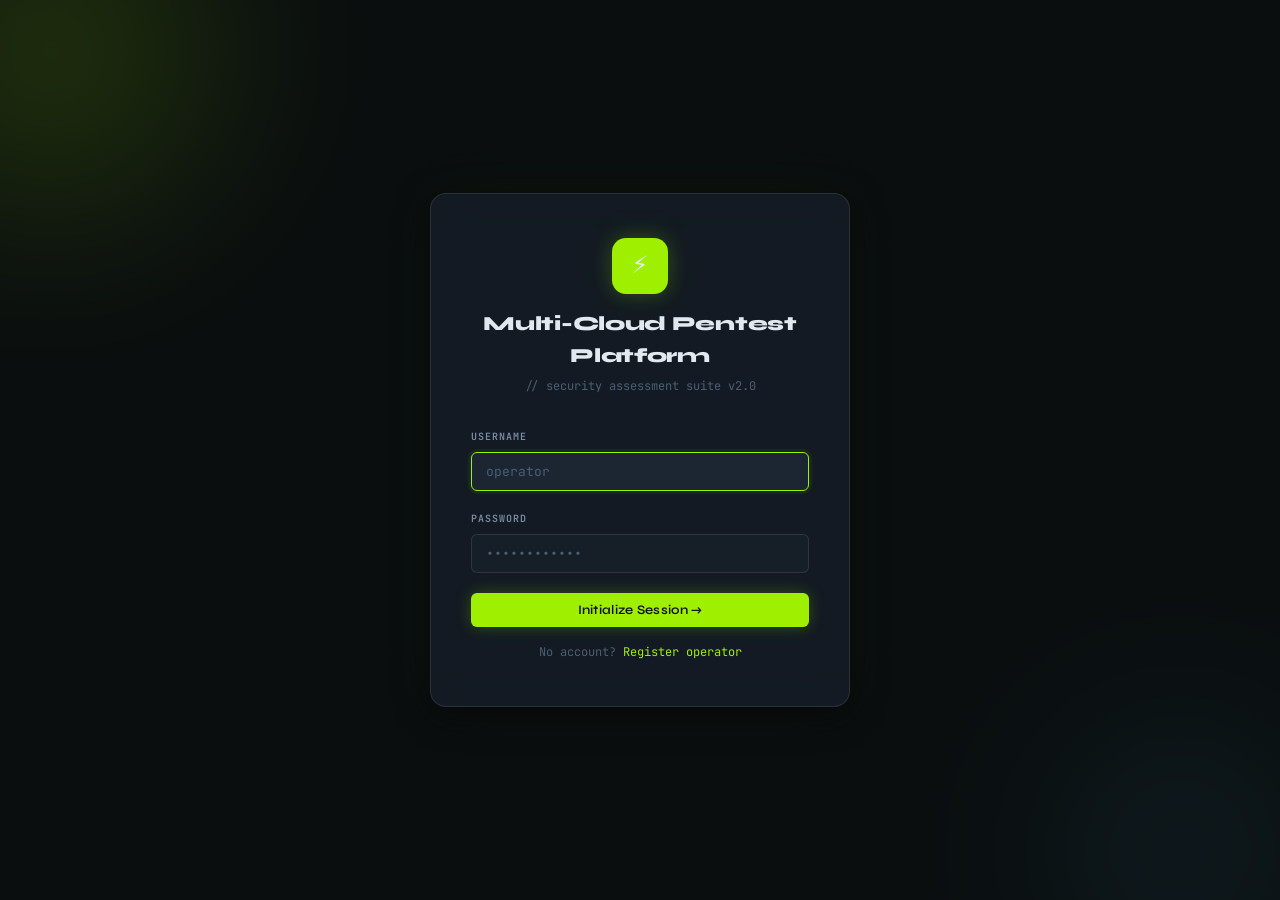
<file: frontend/index.html>
<!DOCTYPE html>
<html lang="en">
<head>
  <meta charset="UTF-8">
  <meta name="viewport" content="width=device-width, initial-scale=1.0">
  <title>MCPP — Sign In</title>
  <link rel="stylesheet" href="assets/css/app.css">
</head>
<body>
<div class="login-page">
  <div class="login-bg-effects">
    <div class="login-bg-circle login-bg-circle-1"></div>
    <div class="login-bg-circle login-bg-circle-2"></div>
  </div>

  <div class="login-card">
    <div class="login-logo-wrap">
      <div class="login-logo-icon">⚡</div>
      <div class="login-title">Multi-Cloud Pentest Platform</div>
      <div class="login-sub">// security assessment suite v2.0</div>
    </div>

    <div id="login-form">
      <div class="form-group">
        <label class="form-label">Username</label>
        <input id="username" class="form-input" type="text" placeholder="operator" autofocus>
      </div>
      <div class="form-group">
        <label class="form-label">Password</label>
        <input id="password" class="form-input" type="password" placeholder="••••••••••••">
      </div>
      <div id="error-msg" style="color:var(--danger);font-size:12px;margin-bottom:14px;display:none;font-family:var(--font-mono);padding:10px;background:var(--critical-bg);border:1px solid rgba(255,62,94,.2);border-radius:var(--radius);"></div>
      <button id="login-btn" class="btn btn-primary" style="width:100%;justify-content:center;" onclick="doLogin()">
        Initialize Session →
      </button>
      <p style="text-align:center;font-size:12px;margin-top:16px;color:var(--text3);font-family:var(--font-mono);">
        No account? <a href="#" onclick="toggleForm(event)" style="color:var(--green);">Register operator</a>
      </p>
    </div>

    <div id="register-form" style="display:none">
      <div class="form-group">
        <label class="form-label">Username</label>
        <input id="reg-username" class="form-input" type="text" placeholder="new_operator">
      </div>
      <div class="form-group">
        <label class="form-label">Password</label>
        <input id="reg-password" class="form-input" type="password" placeholder="min. 6 characters">
      </div>
      <div class="form-group">
        <label class="form-label">Confirm Password</label>
        <input id="reg-password-confirm" class="form-input" type="password" placeholder="repeat password">
      </div>
      <div id="error-msg-reg" style="font-size:12px;margin-bottom:14px;display:none;font-family:var(--font-mono);padding:10px;border-radius:var(--radius);"></div>
      <button id="register-btn" class="btn btn-primary" style="width:100%;justify-content:center;" onclick="doRegister()">
        Create Operator Account →
      </button>
      <p style="text-align:center;font-size:12px;margin-top:16px;color:var(--text3);font-family:var(--font-mono);">
        Have an account? <a href="#" onclick="toggleForm(event)" style="color:var(--green);">Sign in here</a>
      </p>
    </div>
  </div>
</div>

<script src="assets/js/utils/auth.js"></script>
<script src="assets/js/utils/helpers.js"></script>
<script src="assets/js/api/client.js"></script>
<script src="assets/js/components/toast.js"></script>
<script>
  if (Auth.isLoggedIn()) window.location.href = "pages/dashboard.html";

  document.addEventListener("keydown", e => {
    if (e.key === "Enter") {
      if (document.getElementById("login-form").style.display !== "none") doLogin();
      else doRegister();
    }
  });

  function toggleForm(e) {
    e.preventDefault();
    const loginForm = document.getElementById("login-form");
    const regForm   = document.getElementById("register-form");
    loginForm.style.display = loginForm.style.display === "none" ? "block" : "none";
    regForm.style.display   = regForm.style.display   === "none" ? "block" : "none";
  }

  async function doLogin() {
    const btn      = document.getElementById("login-btn");
    const errEl    = document.getElementById("error-msg");
    const username = document.getElementById("username").value.trim();
    const password = document.getElementById("password").value;

    if (!username || !password) {
      errEl.textContent = "[ ERR ] Username and password required.";
      errEl.style.display = "block"; return;
    }
    btn.disabled = true; btn.textContent = "Authenticating…";
    errEl.style.display = "none";

    try {
      const data = await API.login(username, password);
      Auth.save(data.access_token, { username: data.username, role: data.role });
      window.location.href = "pages/dashboard.html";
    } catch (err) {
      errEl.textContent = "[ ERR ] " + (err.message || "Invalid credentials.");
      errEl.style.display = "block";
      btn.disabled = false; btn.textContent = "Initialize Session →";
    }
  }

  async function doRegister() {
    const btn      = document.getElementById("register-btn");
    const errEl    = document.getElementById("error-msg-reg");
    const username = document.getElementById("reg-username").value.trim();
    const password = document.getElementById("reg-password").value;
    const confirm  = document.getElementById("reg-password-confirm").value;

    if (!username || !password || !confirm) {
      errEl.textContent = "[ ERR ] All fields required.";
      errEl.style.cssText = "display:block;color:var(--danger);background:var(--critical-bg);border:1px solid rgba(255,62,94,.2);padding:10px;border-radius:var(--radius)";
      return;
    }
    if (password !== confirm) {
      errEl.textContent = "[ ERR ] Passwords do not match.";
      errEl.style.cssText = "display:block;color:var(--danger);background:var(--critical-bg);border:1px solid rgba(255,62,94,.2);padding:10px;border-radius:var(--radius)";
      return;
    }
    if (password.length < 6) {
      errEl.textContent = "[ ERR ] Password must be ≥ 6 characters.";
      errEl.style.cssText = "display:block;color:var(--danger);background:var(--critical-bg);border:1px solid rgba(255,62,94,.2);padding:10px;border-radius:var(--radius)";
      return;
    }

    btn.disabled = true; btn.textContent = "Creating account…";
    errEl.style.display = "none";

    try {
      await API.createUser(username, password);
      errEl.textContent = "[ OK ] Account created — redirecting to login…";
      errEl.style.cssText = "display:block;color:var(--green);background:var(--low-bg);border:1px solid var(--green-border);padding:10px;border-radius:var(--radius)";
      setTimeout(() => {
        document.getElementById("login-form").style.display = "block";
        document.getElementById("register-form").style.display = "none";
        document.getElementById("username").value = username;
        errEl.style.display = "none";
        btn.disabled = false; btn.textContent = "Create Operator Account →";
      }, 1500);
    } catch (err) {
      errEl.textContent = "[ ERR ] " + (err.message || "Registration failed.");
      errEl.style.cssText = "display:block;color:var(--danger);background:var(--critical-bg);border:1px solid rgba(255,62,94,.2);padding:10px;border-radius:var(--radius)";
      btn.disabled = false; btn.textContent = "Create Operator Account →";
    }
  }
</script>
</body>
</html>
</file>
<file: frontend/assets/css/app.css>
@import url('https://fonts.googleapis.com/css2?family=JetBrains+Mono:wght@300;400;500;600;700&family=Syne:wght@400;500;600;700;800&display=swap');

*, *::before, *::after { box-sizing: border-box; margin: 0; padding: 0; }

:root {
  --black:#0a0e0f;--bg:#0d1117;--bg2:#111820;--bg3:#161e28;--bg4:#1c2632;
  --surface:rgba(22,30,40,.8);--surface2:rgba(28,38,50,.6);
  --green:#9fef00;--green-dim:#77b900;--green-glow:rgba(159,239,0,.15);
  --green-glow2:rgba(159,239,0,.06);--green-border:rgba(159,239,0,.25);
  --text:#e2e8f0;--text2:#7a8fa6;--text3:#4a5f75;
  --border:rgba(255,255,255,.06);--border2:rgba(255,255,255,.10);
  --critical:#ff3e5e;--critical-bg:rgba(255,62,94,.1);
  --high:#ff8c42;--high-bg:rgba(255,140,66,.1);
  --medium:#ffd166;--medium-bg:rgba(255,209,102,.1);
  --low:#9fef00;--low-bg:rgba(159,239,0,.1);
  --info:#4fc3f7;--info-bg:rgba(79,195,247,.1);
  --success:#9fef00;--warning:#ffd166;--danger:#ff3e5e;
  --radius:6px;--radius-lg:10px;--radius-xl:16px;
  --sidebar-w:240px;--topbar-h:60px;
  --font:'Syne',system-ui,sans-serif;
  --font-mono:'JetBrains Mono','Fira Code',monospace;
  --shadow:0 4px 16px rgba(0,0,0,.5);--shadow-lg:0 8px 32px rgba(0,0,0,.6);
  --glow-green:0 0 20px rgba(159,239,0,.2),0 0 40px rgba(159,239,0,.08);
  --glow-red:0 0 20px rgba(255,62,94,.2);
}

html { scroll-behavior:smooth; }
body {
  font-family:var(--font);background:var(--black);color:var(--text);
  font-size:14px;line-height:1.6;min-height:100vh;
  background-image:linear-gradient(rgba(159,239,0,.015) 1px,transparent 1px),linear-gradient(90deg,rgba(159,239,0,.015) 1px,transparent 1px);
  background-size:40px 40px;
}
a{color:var(--green);text-decoration:none;transition:color .2s;}
a:hover{color:var(--text);}
::selection{background:var(--green-glow);color:var(--green);}
::-webkit-scrollbar{width:4px;height:4px;}
::-webkit-scrollbar-track{background:transparent;}
::-webkit-scrollbar-thumb{background:var(--bg4);border-radius:2px;}
::-webkit-scrollbar-thumb:hover{background:var(--green-dim);}

.layout{display:flex;min-height:100vh;}
.main-content{flex:1;margin-left:var(--sidebar-w);padding:36px 40px;max-width:calc(100% - var(--sidebar-w));animation:fadeInUp .4s ease;}
@keyframes fadeInUp{from{opacity:0;transform:translateY(12px);}to{opacity:1;transform:none;}}

#sidebar{position:fixed;top:0;left:0;bottom:0;width:var(--sidebar-w);background:var(--bg2);border-right:1px solid var(--border);display:flex;flex-direction:column;z-index:100;backdrop-filter:blur(20px);}
.sidebar-logo{padding:24px 20px 20px;border-bottom:1px solid var(--border);}
.logo-mark{display:flex;align-items:center;gap:10px;}
.logo-icon{width:34px;height:34px;background:var(--green);border-radius:8px;display:flex;align-items:center;justify-content:center;font-size:16px;box-shadow:var(--glow-green);flex-shrink:0;}
.logo-text{font-size:15px;font-weight:700;letter-spacing:1px;color:var(--text);}
.logo-sub{font-size:9px;color:var(--text3);letter-spacing:2px;text-transform:uppercase;font-family:var(--font-mono);margin-top:1px;}
.sidebar-nav{flex:1;display:flex;flex-direction:column;gap:2px;padding:14px 10px;overflow-y:auto;}
.nav-section-label{font-size:9px;font-weight:600;letter-spacing:2px;text-transform:uppercase;color:var(--text3);padding:10px 12px 5px;font-family:var(--font-mono);}
.nav-item{display:flex;align-items:center;gap:10px;padding:9px 12px;border-radius:var(--radius);color:var(--text2);font-size:13px;font-weight:500;transition:all .15s;position:relative;text-decoration:none;}
.nav-item:hover{background:var(--bg3);color:var(--text);text-decoration:none;}
.nav-active{background:var(--green-glow2)!important;color:var(--green)!important;border:1px solid var(--green-border);}
.nav-active::before{content:'';position:absolute;left:0;top:50%;transform:translateY(-50%);width:3px;height:16px;background:var(--green);border-radius:0 2px 2px 0;box-shadow:0 0 8px var(--green);}
.nav-icon{width:20px;text-align:center;font-size:13px;opacity:.7;}
.nav-active .nav-icon{opacity:1;}
.sidebar-footer{padding:14px;border-top:1px solid var(--border);}
.user-card{background:var(--bg3);border:1px solid var(--border);border-radius:var(--radius-lg);padding:12px;margin-bottom:10px;}
.user-info{display:flex;align-items:center;gap:10px;}
.user-avatar{width:32px;height:32px;background:var(--green-glow);border:1px solid var(--green-border);border-radius:50%;display:flex;align-items:center;justify-content:center;font-size:12px;font-weight:700;color:var(--green);font-family:var(--font-mono);flex-shrink:0;}
.user-name{font-weight:600;font-size:13px;color:var(--text);}
.user-role{font-size:10px;color:var(--text3);font-family:var(--font-mono);}
.btn-logout{width:100%;padding:8px;background:transparent;border:1px solid var(--border);border-radius:var(--radius);color:var(--text2);cursor:pointer;font-size:12px;font-family:var(--font);transition:all .15s;display:flex;align-items:center;justify-content:center;gap:6px;}
.btn-logout:hover{border-color:var(--danger);color:var(--danger);}

.page-header{margin-bottom:32px;}
.page-title{font-size:26px;font-weight:800;letter-spacing:-.5px;color:var(--text);line-height:1.2;}
.page-subtitle{color:var(--text3);margin-top:4px;font-size:12px;font-family:var(--font-mono);}
.page-header-row{display:flex;justify-content:space-between;align-items:flex-start;}

.card{background:var(--surface);border:1px solid var(--border);border-radius:var(--radius-lg);padding:24px;backdrop-filter:blur(10px);position:relative;overflow:hidden;}
.card::before{content:'';position:absolute;top:0;left:0;right:0;height:1px;background:linear-gradient(90deg,transparent,rgba(159,239,0,.3),transparent);opacity:0;transition:opacity .3s;}
.card:hover::before{opacity:1;}
.card+.card{margin-top:20px;}
.card-title{font-size:11px;font-weight:700;letter-spacing:1.5px;text-transform:uppercase;color:var(--text2);margin-bottom:18px;display:flex;align-items:center;gap:8px;}
.card-title::before{content:'';width:3px;height:14px;background:var(--green);border-radius:2px;display:inline-block;box-shadow:0 0 6px var(--green);}

.card-grid{display:grid;grid-template-columns:repeat(auto-fill,minmax(200px,1fr));gap:14px;margin-bottom:24px;}
.stat-tile{background:var(--surface);border:1px solid var(--border);border-radius:var(--radius-lg);padding:20px 22px;position:relative;overflow:hidden;transition:transform .2s,border-color .2s;cursor:default;}
.stat-tile:hover{transform:translateY(-2px);}
.stat-tile-header{display:flex;justify-content:space-between;align-items:flex-start;margin-bottom:12px;}
.stat-icon{width:36px;height:36px;border-radius:var(--radius);display:flex;align-items:center;justify-content:center;font-size:15px;}
.stat-value{font-size:2.4rem;font-weight:800;line-height:1;font-family:var(--font-mono);letter-spacing:-1px;}
.stat-label{font-size:10px;font-weight:600;letter-spacing:2px;text-transform:uppercase;color:var(--text3);margin-top:6px;font-family:var(--font-mono);}
.stat-bar{position:absolute;bottom:0;left:0;right:0;height:2px;}
.stat-critical{border-color:rgba(255,62,94,.2);}
.stat-critical .stat-value{color:var(--critical);}
.stat-critical .stat-icon{background:var(--critical-bg);color:var(--critical);}
.stat-critical .stat-bar{background:linear-gradient(90deg,transparent,var(--critical),transparent);}
.stat-high{border-color:rgba(255,140,66,.2);}
.stat-high .stat-value{color:var(--high);}
.stat-high .stat-icon{background:var(--high-bg);color:var(--high);}
.stat-high .stat-bar{background:linear-gradient(90deg,transparent,var(--high),transparent);}
.stat-medium{border-color:rgba(255,209,102,.2);}
.stat-medium .stat-value{color:var(--medium);}
.stat-medium .stat-icon{background:var(--medium-bg);color:var(--medium);}
.stat-medium .stat-bar{background:linear-gradient(90deg,transparent,var(--medium),transparent);}
.stat-low{border-color:var(--green-border);}
.stat-low .stat-value{color:var(--low);}
.stat-low .stat-icon{background:var(--green-glow2);color:var(--low);}
.stat-low .stat-bar{background:linear-gradient(90deg,transparent,var(--green),transparent);}

.btn{display:inline-flex;align-items:center;gap:7px;padding:9px 18px;border-radius:var(--radius);border:none;cursor:pointer;font-size:13px;font-weight:600;font-family:var(--font);letter-spacing:.3px;transition:all .2s;position:relative;white-space:nowrap;}
.btn:disabled{opacity:.4;cursor:not-allowed;}
.btn-primary{background:var(--green);color:var(--black);box-shadow:0 0 16px rgba(159,239,0,.25);}
.btn-primary:hover:not(:disabled){background:#b8f700;box-shadow:0 0 24px rgba(159,239,0,.4);transform:translateY(-1px);}
.btn-ghost{background:transparent;border:1px solid var(--border2);color:var(--text2);}
.btn-ghost:hover:not(:disabled){border-color:var(--green-border);color:var(--green);background:var(--green-glow2);}
.btn-danger{background:var(--critical-bg);border:1px solid rgba(255,62,94,.3);color:var(--critical);}
.btn-danger:hover:not(:disabled){background:var(--danger);color:#fff;box-shadow:var(--glow-red);}
.btn-success{background:var(--green);color:var(--black);}
.btn-sm{padding:5px 12px;font-size:11px;}
.btn-lg{padding:12px 24px;font-size:15px;}
.btn-outline{background:transparent;border:1.5px solid var(--green-border);color:var(--green);}
.btn-outline:hover:not(:disabled){background:var(--green-glow2);box-shadow:0 0 14px rgba(159,239,0,.18);transform:translateY(-1px);}

.badge{display:inline-flex;align-items:center;gap:4px;padding:2px 8px;border-radius:4px;font-size:10px;font-weight:700;letter-spacing:.8px;text-transform:uppercase;font-family:var(--font-mono);}
.badge::before{content:'';width:5px;height:5px;border-radius:50%;background:currentColor;display:inline-block;}
.badge-critical{background:var(--critical-bg);color:var(--critical);border:1px solid rgba(255,62,94,.2);}
.badge-high{background:var(--high-bg);color:var(--high);border:1px solid rgba(255,140,66,.2);}
.badge-medium{background:var(--medium-bg);color:var(--medium);border:1px solid rgba(255,209,102,.2);}
.badge-low{background:var(--low-bg);color:var(--low);border:1px solid var(--green-border);}
.badge-info{background:var(--info-bg);color:var(--info);border:1px solid rgba(79,195,247,.2);}
.badge-success,.badge-completed{background:var(--low-bg);color:var(--success);border:1px solid var(--green-border);}
.badge-running{background:rgba(79,195,247,.1);color:var(--info);border:1px solid rgba(79,195,247,.2);animation:pulse-badge 2s infinite;}
.badge-failed{background:var(--critical-bg);color:var(--critical);border:1px solid rgba(255,62,94,.2);}
.badge-pending{background:rgba(122,143,166,.1);color:var(--text2);border:1px solid var(--border2);}
@keyframes pulse-badge{0%,100%{opacity:1;}50%{opacity:.6;}}

.form-group{margin-bottom:20px;}
.form-label{display:block;margin-bottom:7px;font-size:10px;font-weight:600;color:var(--text2);text-transform:uppercase;letter-spacing:1px;font-family:var(--font-mono);}
.form-input,.form-select,.form-textarea{width:100%;padding:10px 14px;background:var(--bg3);border:1px solid var(--border2);border-radius:var(--radius);color:var(--text);font-size:13px;font-family:var(--font-mono);transition:all .2s;-webkit-appearance:none;}
.form-input::placeholder{color:var(--text3);}
.form-input:focus,.form-select:focus,.form-textarea:focus{outline:none;border-color:var(--green);background:var(--bg4);box-shadow:0 0 0 3px var(--green-glow2);}
.form-select{background-image:url("data:image/svg+xml,%3Csvg xmlns='http://www.w3.org/2000/svg' width='12' height='8' viewBox='0 0 12 8'%3E%3Cpath fill='%237a8fa6' d='M6 8L0 0h12z'/%3E%3C/svg%3E");background-repeat:no-repeat;background-position:right 12px center;padding-right:36px;cursor:pointer;}
.form-select option{background:var(--bg3);}
.form-textarea{resize:vertical;min-height:80px;}
.form-hint{font-size:11px;color:var(--text3);margin-top:6px;font-family:var(--font-mono);line-height:1.5;}
.form-hint strong{color:var(--green);}

.table-wrap{overflow-x:auto;}
table{width:100%;border-collapse:collapse;}
thead tr{border-bottom:1px solid var(--border);}
th{text-align:left;padding:10px 14px;font-size:10px;font-weight:700;text-transform:uppercase;letter-spacing:1.5px;color:var(--text3);font-family:var(--font-mono);white-space:nowrap;}
td{padding:12px 14px;border-bottom:1px solid var(--border);vertical-align:middle;font-size:13px;}
tr:last-child td{border-bottom:none;}
tbody tr{transition:background .15s;}
tbody tr:hover td{background:var(--bg3);}
.mono{font-family:var(--font-mono);font-size:12px;color:var(--text2);}

.progress-wrap{background:var(--bg4);border-radius:999px;height:4px;overflow:hidden;}
.progress-bar{height:100%;background:linear-gradient(90deg,var(--green-dim),var(--green));border-radius:999px;transition:width .4s ease;box-shadow:0 0 8px var(--green);}
.progress-bar-pulse{background:linear-gradient(90deg,var(--green-dim),var(--green),var(--green-dim));background-size:200% 100%;animation:shimmer 1.5s infinite;}
@keyframes shimmer{0%{background-position:200% 0;}100%{background-position:-200% 0;}}

.steps{display:flex;gap:4px;margin-bottom:32px;}
.step{flex:1;text-align:center;padding:10px 12px;font-size:11px;font-weight:600;font-family:var(--font-mono);color:var(--text3);border:1px solid var(--border);border-radius:var(--radius);background:var(--bg2);text-transform:uppercase;letter-spacing:1px;transition:all .2s;}
.step-active{color:var(--green);border-color:var(--green-border);background:var(--green-glow2);box-shadow:0 0 12px var(--green-glow2);}
.step-done{color:var(--text2);border-color:var(--border);background:var(--bg3);}

.module-item{display:flex;align-items:flex-start;gap:14px;padding:14px;border:1px solid var(--border);border-radius:var(--radius-lg);margin-bottom:8px;cursor:pointer;transition:all .15s;background:var(--bg2);}
.module-item:hover{border-color:var(--green-border);background:var(--bg3);}
.module-item.checked{border-color:var(--green);background:var(--green-glow2);box-shadow:0 0 16px var(--green-glow2);}
.module-checkbox{width:18px;height:18px;border:1px solid var(--border2);border-radius:4px;background:var(--bg4);display:flex;align-items:center;justify-content:center;flex-shrink:0;margin-top:1px;transition:all .15s;font-size:11px;}
.module-item.checked .module-checkbox{background:var(--green);border-color:var(--green);color:var(--black);}
.module-name{font-weight:600;font-size:13px;}
.module-desc{font-size:11px;color:var(--text2);margin-top:3px;font-family:var(--font-mono);}

.finding-feed{max-height:420px;overflow-y:auto;display:flex;flex-direction:column;gap:6px;}
.feed-item{padding:12px 14px;border-radius:var(--radius);background:var(--bg3);border:1px solid var(--border);border-left:3px solid;animation:slideInFeed .25s ease;position:relative;}
.feed-item.CRITICAL{border-left-color:var(--critical);}
.feed-item.HIGH{border-left-color:var(--high);}
.feed-item.MEDIUM{border-left-color:var(--medium);}
.feed-item.LOW{border-left-color:var(--low);}
.feed-item.INFO{border-left-color:var(--info);}
.feed-title{font-size:12px;font-weight:600;}
.feed-meta{font-size:11px;color:var(--text3);font-family:var(--font-mono);margin-top:3px;}
@keyframes slideInFeed{from{opacity:0;transform:translateX(-8px);}to{opacity:1;transform:none;}}

.modal-overlay{position:fixed;inset:0;background:rgba(0,0,0,.75);backdrop-filter:blur(6px);display:none;align-items:center;justify-content:center;z-index:1000;}
.modal-open{display:flex;}
.modal-box{background:var(--bg2);border:1px solid var(--border2);border-radius:var(--radius-xl);width:90%;max-width:680px;max-height:80vh;overflow-y:auto;box-shadow:var(--shadow-lg),0 0 80px rgba(0,0,0,.8);animation:modalIn .25s ease;}
@keyframes modalIn{from{opacity:0;transform:scale(.96) translateY(8px);}to{opacity:1;transform:none;}}
.modal-header{display:flex;justify-content:space-between;align-items:center;padding:20px 24px;border-bottom:1px solid var(--border);position:sticky;top:0;background:var(--bg2);z-index:1;}
.modal-title{font-size:15px;font-weight:700;}
.modal-close{background:var(--bg3);border:1px solid var(--border);border-radius:var(--radius);color:var(--text2);cursor:pointer;width:28px;height:28px;display:flex;align-items:center;justify-content:center;font-size:14px;line-height:1;transition:all .15s;}
.modal-close:hover{color:var(--text);background:var(--bg4);}
.modal-body{padding:24px;}
.modal-body hr{border:none;border-top:1px solid var(--border);margin:16px 0;}
.modal-body p{margin:6px 0;font-size:13px;line-height:1.6;}
.modal-body strong{color:var(--text);}

.toast{position:fixed;bottom:28px;right:28px;padding:12px 18px;border-radius:var(--radius-lg);font-size:13px;font-weight:600;font-family:var(--font-mono);z-index:2000;opacity:0;transform:translateY(12px);transition:all .25s;display:flex;align-items:center;gap:8px;max-width:360px;border:1px solid transparent;}
.toast-visible{opacity:1;transform:none;}
.toast-success{background:var(--bg2);border-color:var(--green-border);color:var(--green);box-shadow:var(--glow-green);}
.toast-error{background:var(--bg2);border-color:rgba(255,62,94,.3);color:var(--critical);box-shadow:var(--glow-red);}
.toast-info{background:var(--bg2);border-color:rgba(79,195,247,.3);color:var(--info);}

.login-page{min-height:100vh;display:flex;align-items:center;justify-content:center;background:var(--black);position:relative;overflow:hidden;}
.login-bg-effects{position:absolute;inset:0;pointer-events:none;}
.login-bg-circle{position:absolute;border-radius:50%;filter:blur(80px);opacity:.2;}
.login-bg-circle-1{width:500px;height:500px;background:radial-gradient(circle,var(--green) 0%,transparent 70%);top:-200px;left:-200px;animation:floatCircle 8s ease-in-out infinite;}
.login-bg-circle-2{width:400px;height:400px;background:radial-gradient(circle,rgba(79,195,247,.5) 0%,transparent 70%);bottom:-150px;right:-100px;animation:floatCircle 10s ease-in-out infinite reverse;}
@keyframes floatCircle{0%,100%{transform:translate(0,0);}50%{transform:translate(30px,20px);}}
.login-card{background:var(--surface);border:1px solid var(--border2);border-radius:var(--radius-xl);padding:44px 40px;width:420px;backdrop-filter:blur(20px);box-shadow:var(--shadow-lg),0 0 60px rgba(159,239,0,.05);position:relative;z-index:1;}
.login-logo-wrap{display:flex;flex-direction:column;align-items:center;margin-bottom:32px;}
.login-logo-icon{width:56px;height:56px;background:var(--green);border-radius:14px;display:flex;align-items:center;justify-content:center;font-size:24px;box-shadow:var(--glow-green);margin-bottom:14px;}
.login-title{font-size:20px;font-weight:800;text-align:center;letter-spacing:-.3px;}
.login-sub{font-size:12px;color:var(--text3);text-align:center;margin-top:5px;font-family:var(--font-mono);}
.login-divider{border:none;border-top:1px solid var(--border);margin:24px 0;}

.risk-score-wrap{display:flex;align-items:center;gap:20px;padding:16px;background:var(--bg3);border-radius:var(--radius-lg);border:1px solid var(--border);margin-bottom:20px;}
.risk-score-circle{width:72px;height:72px;border-radius:50%;display:flex;align-items:center;justify-content:center;font-size:22px;font-weight:800;font-family:var(--font-mono);flex-shrink:0;}
.risk-high{background:var(--critical-bg);color:var(--critical);border:2px solid rgba(255,62,94,.3);}
.risk-medium{background:var(--medium-bg);color:var(--medium);border:2px solid rgba(255,209,102,.3);}
.risk-low{background:var(--low-bg);color:var(--green);border:2px solid var(--green-border);}
.risk-summary{font-size:13px;line-height:1.7;color:var(--text2);}
.ai-finding-item{padding:14px 16px;border-radius:var(--radius);background:var(--bg3);border:1px solid var(--border);border-left:3px solid;margin-bottom:8px;}
.ai-finding-item.critical{border-left-color:var(--critical);}
.ai-finding-item.high{border-left-color:var(--high);}
.ai-finding-item.medium{border-left-color:var(--medium);}
.ai-finding-item.low{border-left-color:var(--low);}
.ai-finding-title{font-size:13px;font-weight:600;margin-bottom:6px;display:flex;align-items:center;gap:8px;}
.ai-finding-body{font-size:12px;color:var(--text2);line-height:1.6;}
.ai-fix-cli{margin-top:8px;padding:8px 12px;background:var(--black);border:1px solid var(--border);border-radius:var(--radius);font-family:var(--font-mono);font-size:11px;color:var(--green);overflow-x:auto;white-space:nowrap;}

.pulse-dot{width:10px;height:10px;border-radius:50%;background:var(--green);box-shadow:0 0 8px var(--green);animation:pulseDot 1.5s ease-in-out infinite;}
.pulse-dot.stopped{background:var(--text3);box-shadow:none;animation:none;}
.pulse-dot.error{background:var(--danger);box-shadow:var(--glow-red);}
@keyframes pulseDot{0%,100%{transform:scale(1);opacity:1;}50%{transform:scale(1.4);opacity:.7;}}

.module-progress-item{display:flex;align-items:center;gap:12px;padding:10px 14px;border-radius:var(--radius);border:1px solid var(--border);background:var(--bg3);margin-bottom:6px;font-size:12px;font-family:var(--font-mono);transition:all .2s;}
.module-progress-item.active{border-color:var(--green-border);background:var(--green-glow2);color:var(--green);}
.module-progress-item.done{color:var(--text2);}
.module-progress-item.error{border-color:rgba(255,62,94,.2);color:var(--danger);}

.empty-state{text-align:center;padding:48px 24px;color:var(--text3);}
.empty-state-icon{font-size:36px;margin-bottom:14px;display:block;opacity:.5;}
.empty-state-title{font-size:15px;font-weight:700;color:var(--text2);margin-bottom:6px;}
.empty-state-text{font-size:13px;font-family:var(--font-mono);}

code{font-family:var(--font-mono);font-size:11px;background:var(--bg4);border:1px solid var(--border);border-radius:4px;padding:1px 6px;color:var(--green);}

.flex{display:flex;}.flex-center{display:flex;align-items:center;}.flex-between{display:flex;justify-content:space-between;align-items:center;}
.gap-8{gap:8px;}.gap-12{gap:12px;}.gap-16{gap:16px;}
.mt-4{margin-top:4px;}.mt-8{margin-top:8px;}.mt-12{margin-top:12px;}.mt-16{margin-top:16px;}.mt-20{margin-top:20px;}
.mb-4{margin-bottom:4px;}.mb-8{margin-bottom:8px;}.mb-16{margin-bottom:16px;}.mb-20{margin-bottom:20px;}.mb-24{margin-bottom:24px;}
.text-green{color:var(--green);}.text-critical{color:var(--critical);}.text-high{color:var(--high);}.text-medium{color:var(--medium);}.text-muted{color:var(--text2);}.text-dim{color:var(--text3);}

@media(max-width:900px){:root{--sidebar-w:200px;}.main-content{padding:24px;}.card-grid{grid-template-columns:repeat(2,1fr);}}
@media(max-width:640px){#sidebar{transform:translateX(-100%);transition:transform .3s;}#sidebar.open{transform:none;}.main-content{margin-left:0;padding:20px 16px;max-width:100%;}.card-grid{grid-template-columns:1fr 1fr;}.login-card{width:100%;margin:16px;padding:32px 24px;}}
</file>
